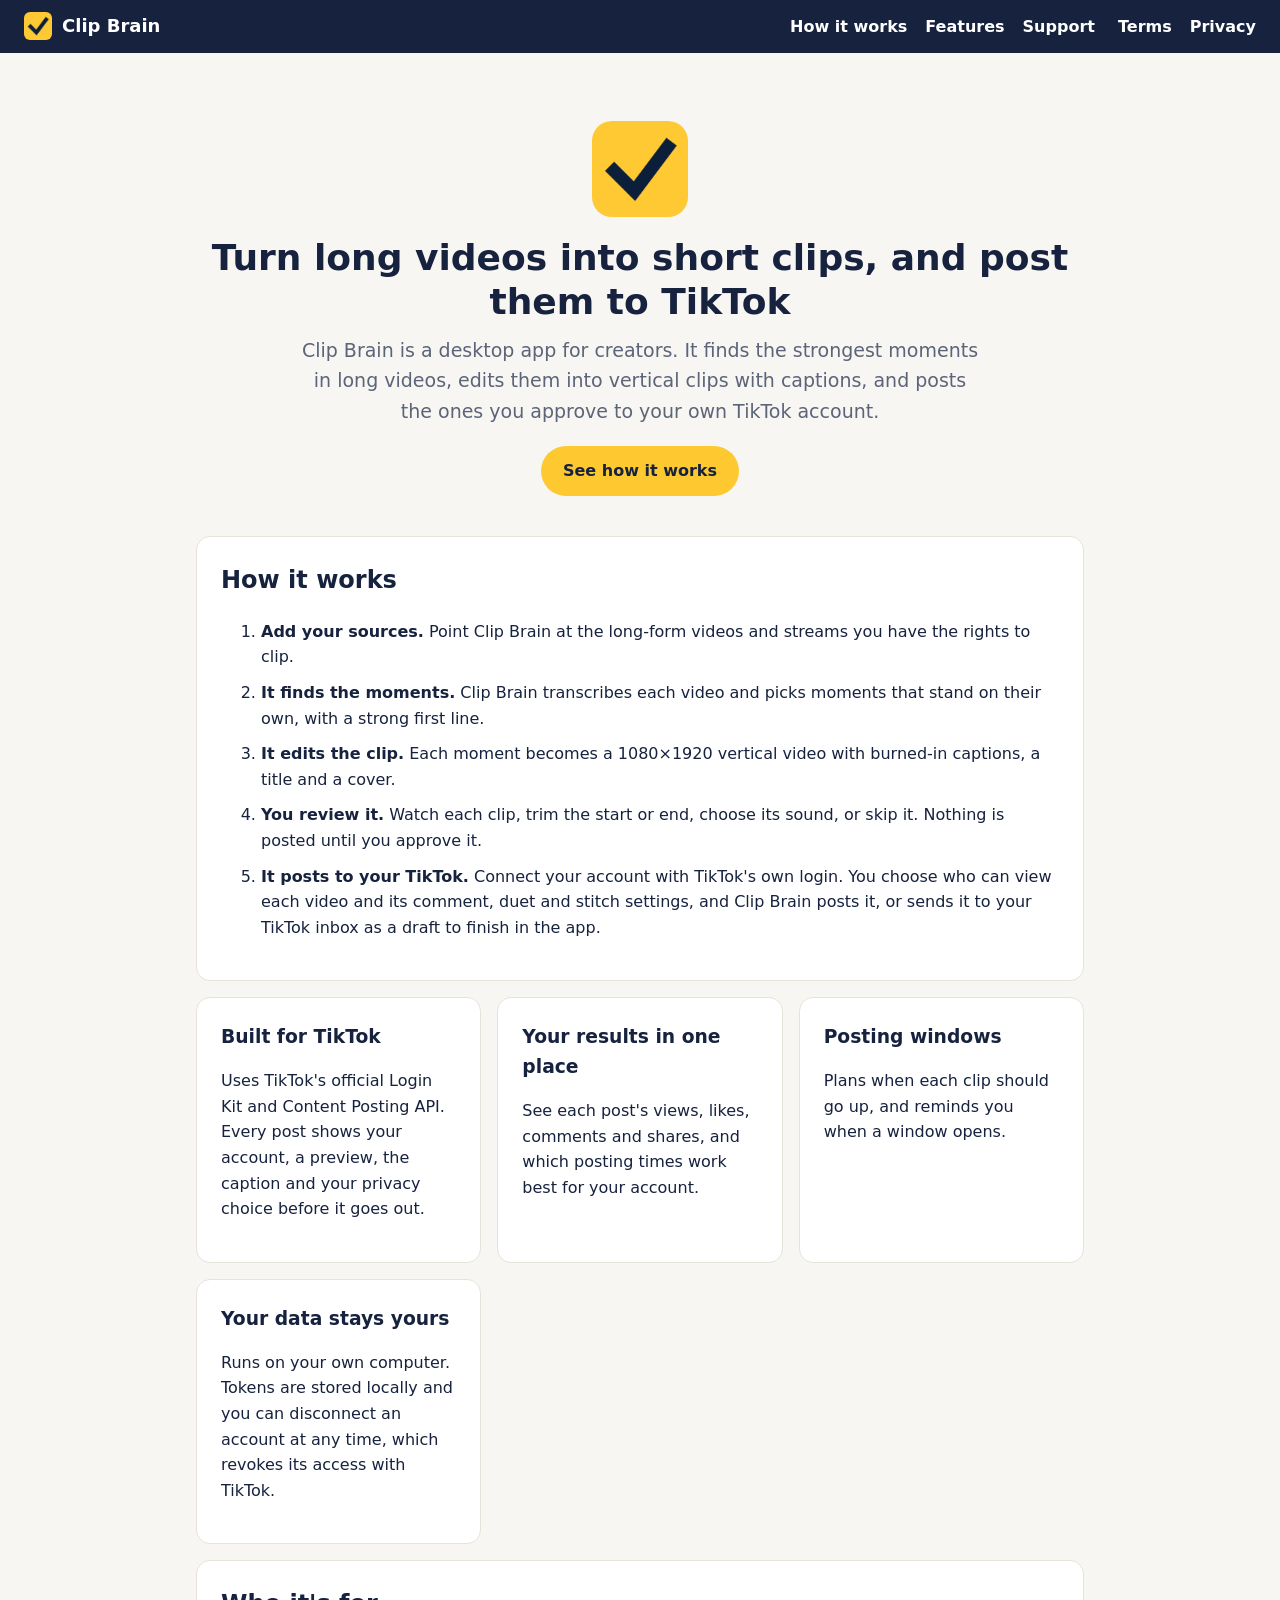
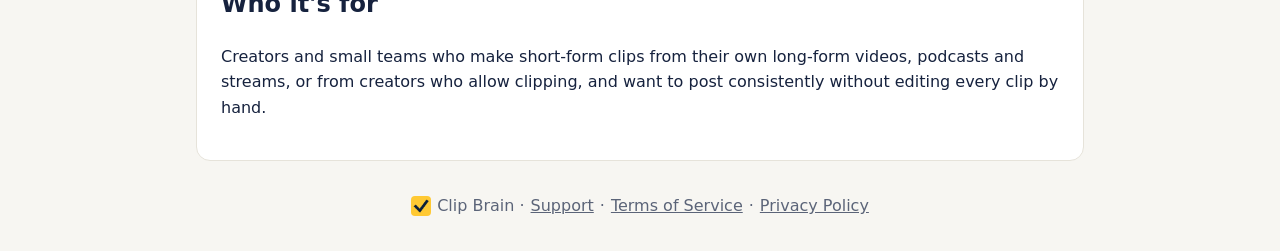
<file: index.html>
<!doctype html><html lang="en"><head><meta charset="utf-8"><meta name="viewport" content="width=device-width,initial-scale=1">
<link rel="icon" href="favicon.ico" sizes="any"><link rel="icon" type="image/svg+xml" href="icon.svg"><link rel="icon" type="image/png" sizes="32x32" href="favicon-32.png">
<link rel="apple-touch-icon" href="apple-touch-icon.png"><link rel="stylesheet" href="style.css"><title>Clip Brain: long videos into short clips, posted to TikTok</title></head><body><header><a class="brand" href="index.html"><img src="icon-512.png" alt="" width="28" height="28">Clip Brain</a>
<nav><a href="index.html#how">How it works</a><a href="index.html#features">Features</a><a href="support.html">Support</a>
<a href="terms.html">Terms</a><a href="privacy.html">Privacy</a></nav></header><main>
<section class="hero"><img src="icon-512.png" alt="Clip Brain" width="96" height="96">
<h1>Turn long videos into short clips, and post them to TikTok</h1>
<p class="lead">Clip Brain is a desktop app for creators. It finds the strongest moments in long videos, edits them into
vertical clips with captions, and posts the ones you approve to your own TikTok account.</p>
<p><a class="button" href="#how">See how it works</a></p></section>

<section id="how" class="card"><h2>How it works</h2><ol class="steps">
<li><b>Add your sources.</b> Point Clip Brain at the long-form videos and streams you have the rights to clip.</li>
<li><b>It finds the moments.</b> Clip Brain transcribes each video and picks moments that stand on their own, with a strong
first line.</li>
<li><b>It edits the clip.</b> Each moment becomes a 1080×1920 vertical video with burned-in captions, a title and a cover.</li>
<li><b>You review it.</b> Watch each clip, trim the start or end, choose its sound, or skip it. Nothing is posted until you
approve it.</li>
<li><b>It posts to your TikTok.</b> Connect your account with TikTok's own login. You choose who can view each video and its
comment, duet and stitch settings, and Clip Brain posts it, or sends it to your TikTok inbox as a draft to finish in the
app.</li></ol></section>

<section id="features" class="grid">
<div class="card"><h3>Built for TikTok</h3><p>Uses TikTok's official Login Kit and Content Posting API. Every post shows your
account, a preview, the caption and your privacy choice before it goes out.</p></div>
<div class="card"><h3>Your results in one place</h3><p>See each post's views, likes, comments and shares, and which posting
times work best for your account.</p></div>
<div class="card"><h3>Posting windows</h3><p>Plans when each clip should go up, and reminds you when a window opens.</p></div>
<div class="card"><h3>Your data stays yours</h3><p>Runs on your own computer. Tokens are stored locally and you can disconnect
an account at any time, which revokes its access with TikTok.</p></div>
</section>

<section class="card"><h2>Who it's for</h2><p>Creators and small teams who make short-form clips from their own long-form
videos, podcasts and streams, or from creators who allow clipping, and want to post consistently without editing every
clip by hand.</p></section>
</main><footer><img src="icon-512.png" alt="" width="20" height="20"> Clip Brain · <a href="support.html">Support</a> ·
<a href="terms.html">Terms of Service</a> · <a href="privacy.html">Privacy Policy</a></footer></body></html>
</file>
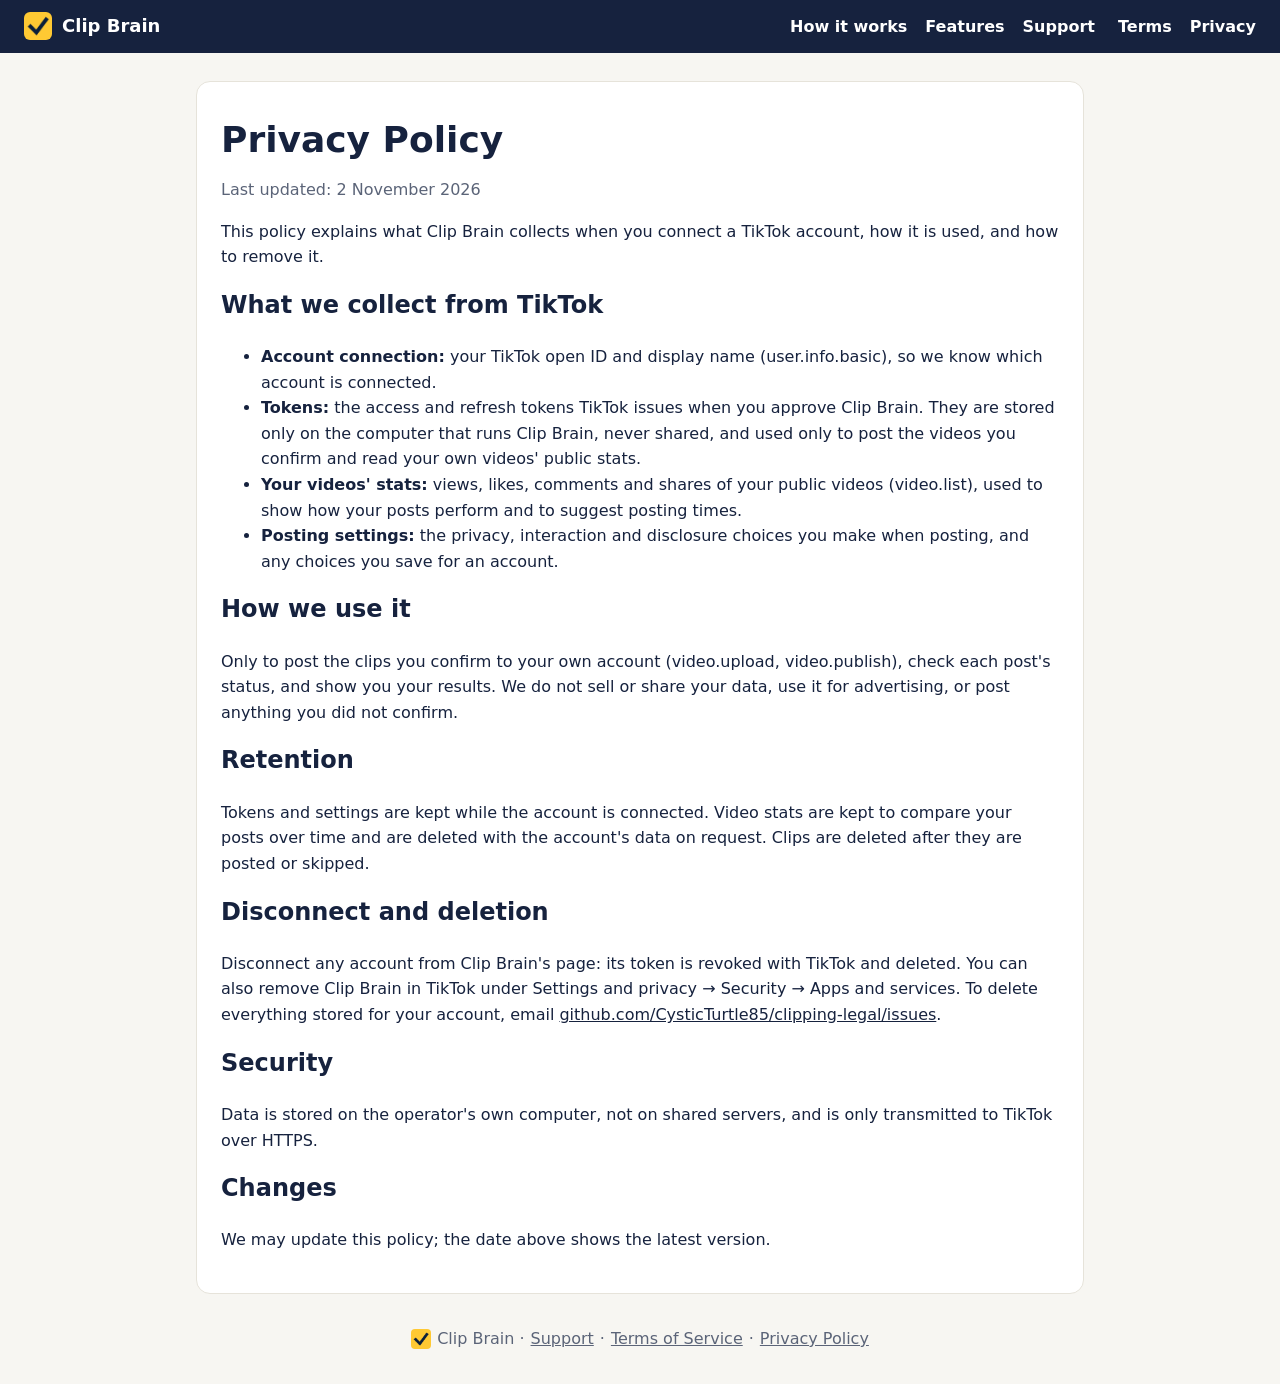
<file: privacy.html>
<!doctype html><html lang="en"><head><meta charset="utf-8"><meta name="viewport" content="width=device-width,initial-scale=1">
<link rel="icon" href="favicon.ico" sizes="any"><link rel="icon" type="image/svg+xml" href="icon.svg"><link rel="icon" type="image/png" sizes="32x32" href="favicon-32.png">
<link rel="apple-touch-icon" href="apple-touch-icon.png"><link rel="stylesheet" href="style.css"><title>Privacy Policy · Clip Brain</title></head><body><header><a class="brand" href="index.html"><img src="icon-512.png" alt="" width="28" height="28">Clip Brain</a>
<nav><a href="index.html#how">How it works</a><a href="index.html#features">Features</a><a href="support.html">Support</a>
<a href="terms.html">Terms</a><a href="privacy.html">Privacy</a></nav></header><main><div class="card"><h1>Privacy Policy</h1><p class="mute">Last updated: 2 November 2026</p>
<p>This policy explains what Clip Brain collects when you connect a TikTok account, how it is used, and how to remove it.</p>
<h2>What we collect from TikTok</h2>
<ul><li><b>Account connection:</b> your TikTok open ID and display name (user.info.basic), so we know which account is connected.</li>
<li><b>Tokens:</b> the access and refresh tokens TikTok issues when you approve Clip Brain. They are stored only on the computer that runs Clip Brain, never shared, and used only to post the videos you confirm and read your own videos' public stats.</li>
<li><b>Your videos' stats:</b> views, likes, comments and shares of your public videos (video.list), used to show how your posts perform and to suggest posting times.</li>
<li><b>Posting settings:</b> the privacy, interaction and disclosure choices you make when posting, and any choices you save for an account.</li></ul>
<h2>How we use it</h2>
<p>Only to post the clips you confirm to your own account (video.upload, video.publish), check each post's status, and show you your results. We do not sell or share your data, use it for advertising, or post anything you did not confirm.</p>
<h2>Retention</h2>
<p>Tokens and settings are kept while the account is connected. Video stats are kept to compare your posts over time and are deleted with the account's data on request. Clips are deleted after they are posted or skipped.</p>
<h2>Disconnect and deletion</h2>
<p>Disconnect any account from Clip Brain's page: its token is revoked with TikTok and deleted. You can also remove Clip Brain in TikTok under Settings and privacy → Security → Apps and services. To delete everything stored for your account, email <a href="https://github.com/CysticTurtle85/clipping-legal/issues">github.com/CysticTurtle85/clipping-legal/issues</a>.</p>
<h2>Security</h2>
<p>Data is stored on the operator's own computer, not on shared servers, and is only transmitted to TikTok over HTTPS.</p>
<h2>Changes</h2>
<p>We may update this policy; the date above shows the latest version.</p></div></main><footer><img src="icon-512.png" alt="" width="20" height="20"> Clip Brain · <a href="support.html">Support</a> ·
<a href="terms.html">Terms of Service</a> · <a href="privacy.html">Privacy Policy</a></footer></body></html>
</file>
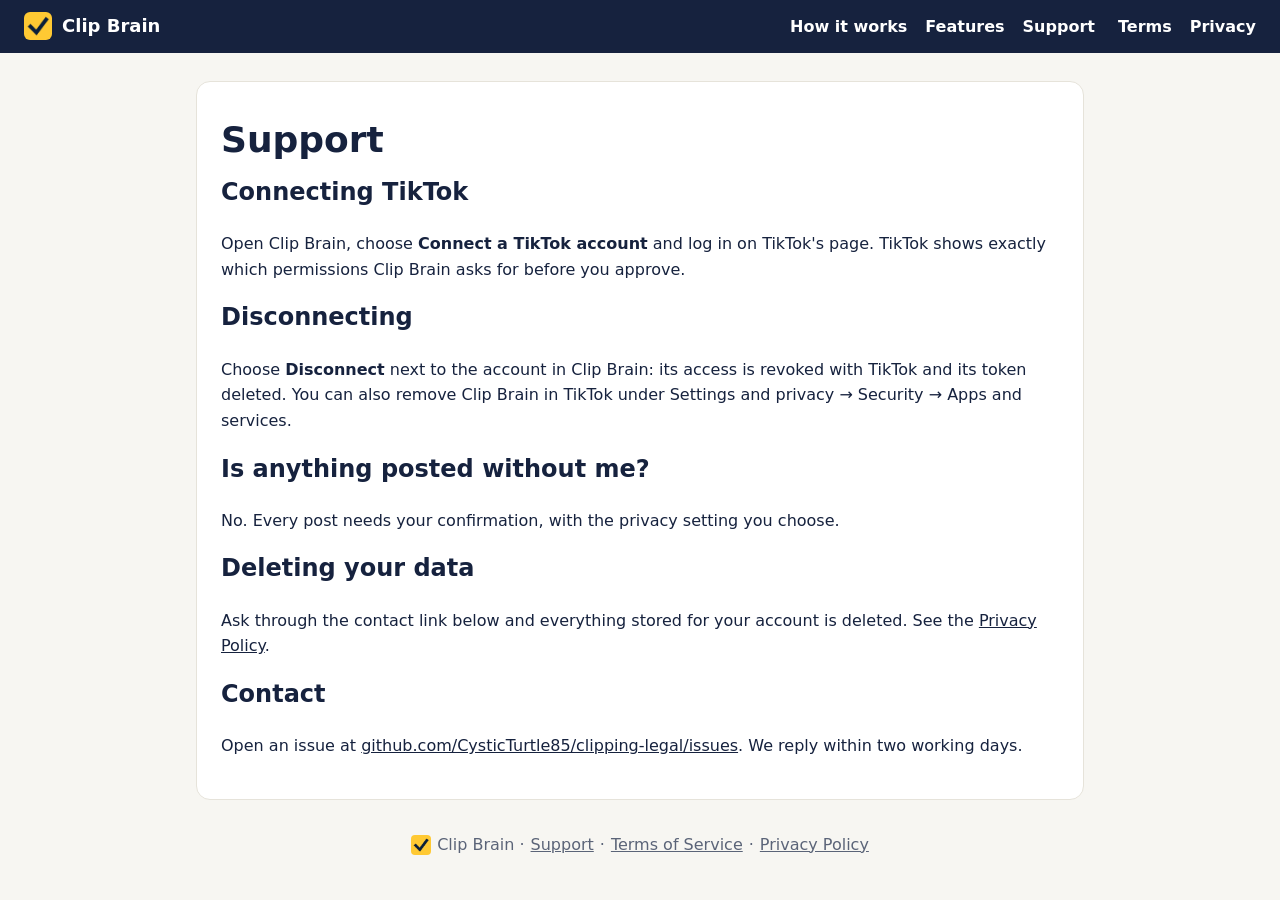
<file: support.html>
<!doctype html><html lang="en"><head><meta charset="utf-8"><meta name="viewport" content="width=device-width,initial-scale=1">
<link rel="icon" href="favicon.ico" sizes="any"><link rel="icon" type="image/svg+xml" href="icon.svg"><link rel="icon" type="image/png" sizes="32x32" href="favicon-32.png">
<link rel="apple-touch-icon" href="apple-touch-icon.png"><link rel="stylesheet" href="style.css"><title>Support · Clip Brain</title></head><body><header><a class="brand" href="index.html"><img src="icon-512.png" alt="" width="28" height="28">Clip Brain</a>
<nav><a href="index.html#how">How it works</a><a href="index.html#features">Features</a><a href="support.html">Support</a>
<a href="terms.html">Terms</a><a href="privacy.html">Privacy</a></nav></header><main>
<section class="card"><h1>Support</h1>
<h2>Connecting TikTok</h2><p>Open Clip Brain, choose <b>Connect a TikTok account</b> and log in on TikTok's page. TikTok shows
exactly which permissions Clip Brain asks for before you approve.</p>
<h2>Disconnecting</h2><p>Choose <b>Disconnect</b> next to the account in Clip Brain: its access is revoked with TikTok and its
token deleted. You can also remove Clip Brain in TikTok under Settings and privacy → Security → Apps and services.</p>
<h2>Is anything posted without me?</h2><p>No. Every post needs your confirmation, with the privacy setting you choose.</p>
<h2>Deleting your data</h2><p>Ask through the contact link below and everything stored for your account is deleted. See the
<a href="privacy.html">Privacy Policy</a>.</p>
<h2>Contact</h2><p>Open an issue at <a href="https://github.com/CysticTurtle85/clipping-legal/issues">
github.com/CysticTurtle85/clipping-legal/issues</a>. We reply within two working days.</p></section>
</main><footer><img src="icon-512.png" alt="" width="20" height="20"> Clip Brain · <a href="support.html">Support</a> ·
<a href="terms.html">Terms of Service</a> · <a href="privacy.html">Privacy Policy</a></footer></body></html>
</file>
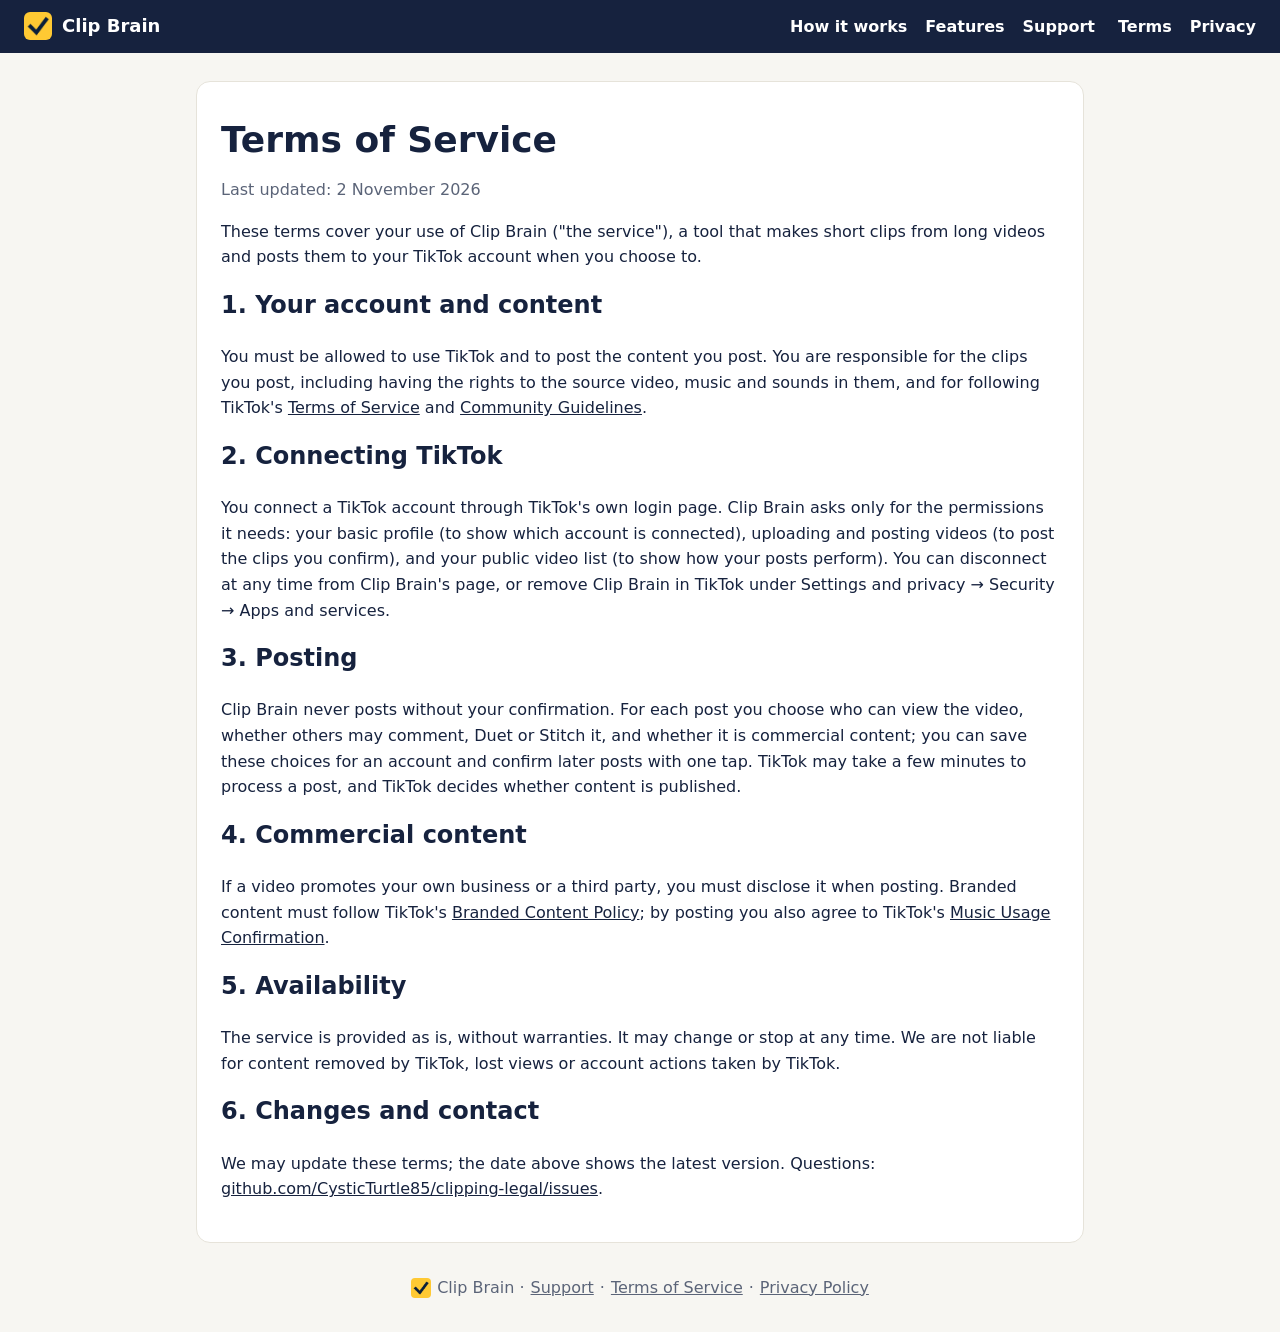
<file: terms.html>
<!doctype html><html lang="en"><head><meta charset="utf-8"><meta name="viewport" content="width=device-width,initial-scale=1">
<link rel="icon" href="favicon.ico" sizes="any"><link rel="icon" type="image/svg+xml" href="icon.svg"><link rel="icon" type="image/png" sizes="32x32" href="favicon-32.png">
<link rel="apple-touch-icon" href="apple-touch-icon.png"><link rel="stylesheet" href="style.css"><title>Terms of Service · Clip Brain</title></head><body><header><a class="brand" href="index.html"><img src="icon-512.png" alt="" width="28" height="28">Clip Brain</a>
<nav><a href="index.html#how">How it works</a><a href="index.html#features">Features</a><a href="support.html">Support</a>
<a href="terms.html">Terms</a><a href="privacy.html">Privacy</a></nav></header><main><div class="card"><h1>Terms of Service</h1><p class="mute">Last updated: 2 November 2026</p>
<p>These terms cover your use of Clip Brain ("the service"), a tool that makes short clips from long videos and posts them to your TikTok account when you choose to.</p>
<h2>1. Your account and content</h2>
<p>You must be allowed to use TikTok and to post the content you post. You are responsible for the clips you post, including having the rights to the source video, music and sounds in them, and for following TikTok's <a href="https://www.tiktok.com/legal/terms-of-service">Terms of Service</a> and <a href="https://www.tiktok.com/community-guidelines">Community Guidelines</a>.</p>
<h2>2. Connecting TikTok</h2>
<p>You connect a TikTok account through TikTok's own login page. Clip Brain asks only for the permissions it needs: your basic profile (to show which account is connected), uploading and posting videos (to post the clips you confirm), and your public video list (to show how your posts perform). You can disconnect at any time from Clip Brain's page, or remove Clip Brain in TikTok under Settings and privacy → Security → Apps and services.</p>
<h2>3. Posting</h2>
<p>Clip Brain never posts without your confirmation. For each post you choose who can view the video, whether others may comment, Duet or Stitch it, and whether it is commercial content; you can save these choices for an account and confirm later posts with one tap. TikTok may take a few minutes to process a post, and TikTok decides whether content is published.</p>
<h2>4. Commercial content</h2>
<p>If a video promotes your own business or a third party, you must disclose it when posting. Branded content must follow TikTok's <a href="https://www.tiktok.com/legal/page/global/bc-policy/en">Branded Content Policy</a>; by posting you also agree to TikTok's <a href="https://www.tiktok.com/legal/page/global/music-usage-confirmation/en">Music Usage Confirmation</a>.</p>
<h2>5. Availability</h2>
<p>The service is provided as is, without warranties. It may change or stop at any time. We are not liable for content removed by TikTok, lost views or account actions taken by TikTok.</p>
<h2>6. Changes and contact</h2>
<p>We may update these terms; the date above shows the latest version. Questions: <a href="https://github.com/CysticTurtle85/clipping-legal/issues">github.com/CysticTurtle85/clipping-legal/issues</a>.</p></div></main><footer><img src="icon-512.png" alt="" width="20" height="20"> Clip Brain · <a href="support.html">Support</a> ·
<a href="terms.html">Terms of Service</a> · <a href="privacy.html">Privacy Policy</a></footer></body></html>
</file>
<file: style.css>
:root{--bg:#f7f6f2;--card:#fff;--ink:#16223e;--mute:#5b6478;--line:#e6e3da;--accent:#fdc830}
*{box-sizing:border-box}body{margin:0;background:var(--bg);color:var(--ink);font:16px/1.6 system-ui,Segoe UI,sans-serif}
a{color:var(--ink)}header{background:var(--ink);padding:12px 24px;display:flex;flex-wrap:wrap;gap:12px;align-items:center;
justify-content:space-between}header a{color:#fff;text-decoration:none}.brand{display:flex;align-items:center;gap:10px;
font-weight:800;font-size:18px}.brand img{border-radius:6px}nav a{margin-left:18px;font-weight:600}
main{max-width:920px;margin:28px auto;padding:0 16px}.card{background:var(--card);border:1px solid var(--line);
border-radius:14px;padding:24px;margin-bottom:16px}.hero{text-align:center;padding:40px 8px 24px}.hero img{border-radius:20px}
h1{margin:12px 0;font-size:36px;line-height:1.2}h2{margin-top:0;font-size:24px}h3{margin:0 0 6px}.lead{font-size:19px;
color:var(--mute);max-width:680px;margin:0 auto 20px}.button{display:inline-block;background:var(--accent);color:var(--ink);
padding:12px 22px;border-radius:999px;font-weight:700;text-decoration:none}.steps li{margin-bottom:10px}
.grid{display:grid;grid-template-columns:repeat(auto-fit,minmax(240px,1fr));gap:16px;margin-bottom:16px}.grid .card{margin:0}
.mute{color:var(--mute)}footer{display:flex;gap:6px;align-items:center;justify-content:center;color:var(--mute);
margin:32px 0;flex-wrap:wrap}footer img{border-radius:4px}footer a{color:var(--mute)}
@media(max-width:600px){h1{font-size:28px}nav a{margin:0 12px 0 0}}
</file>
